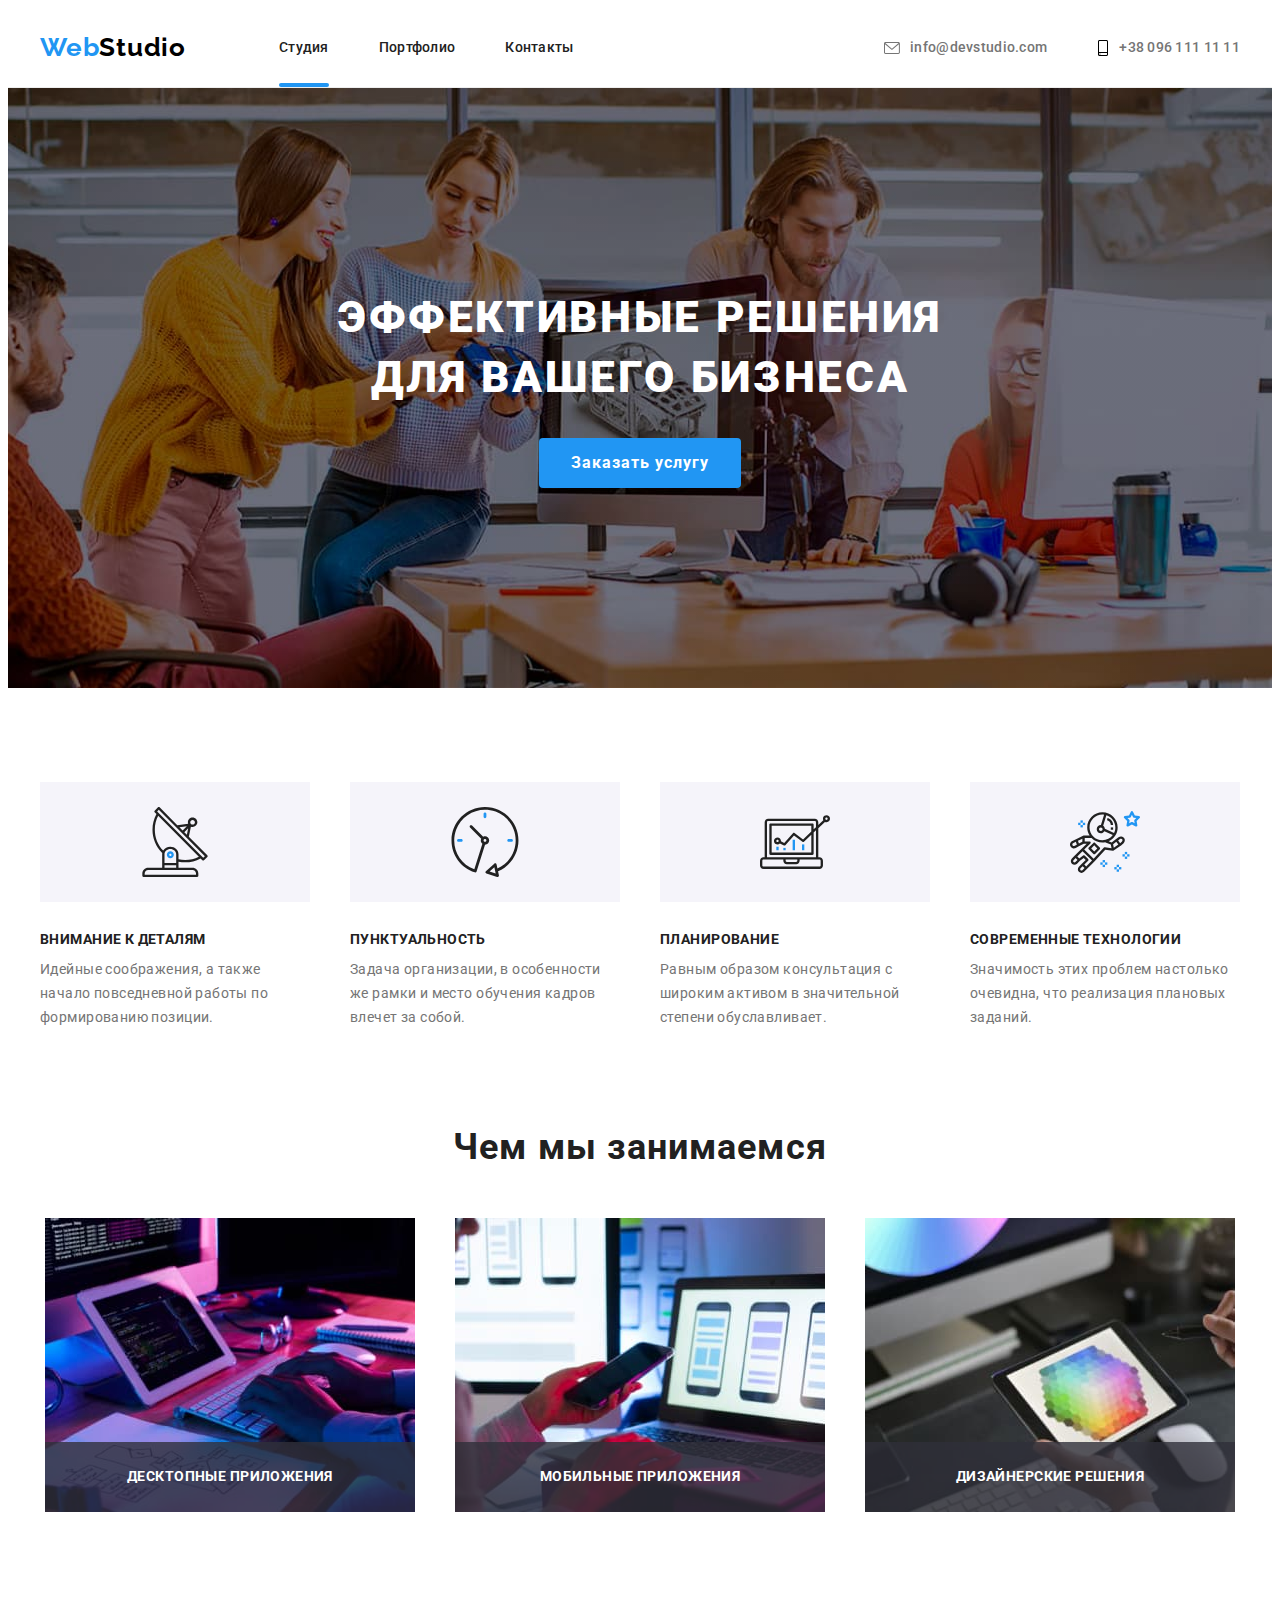
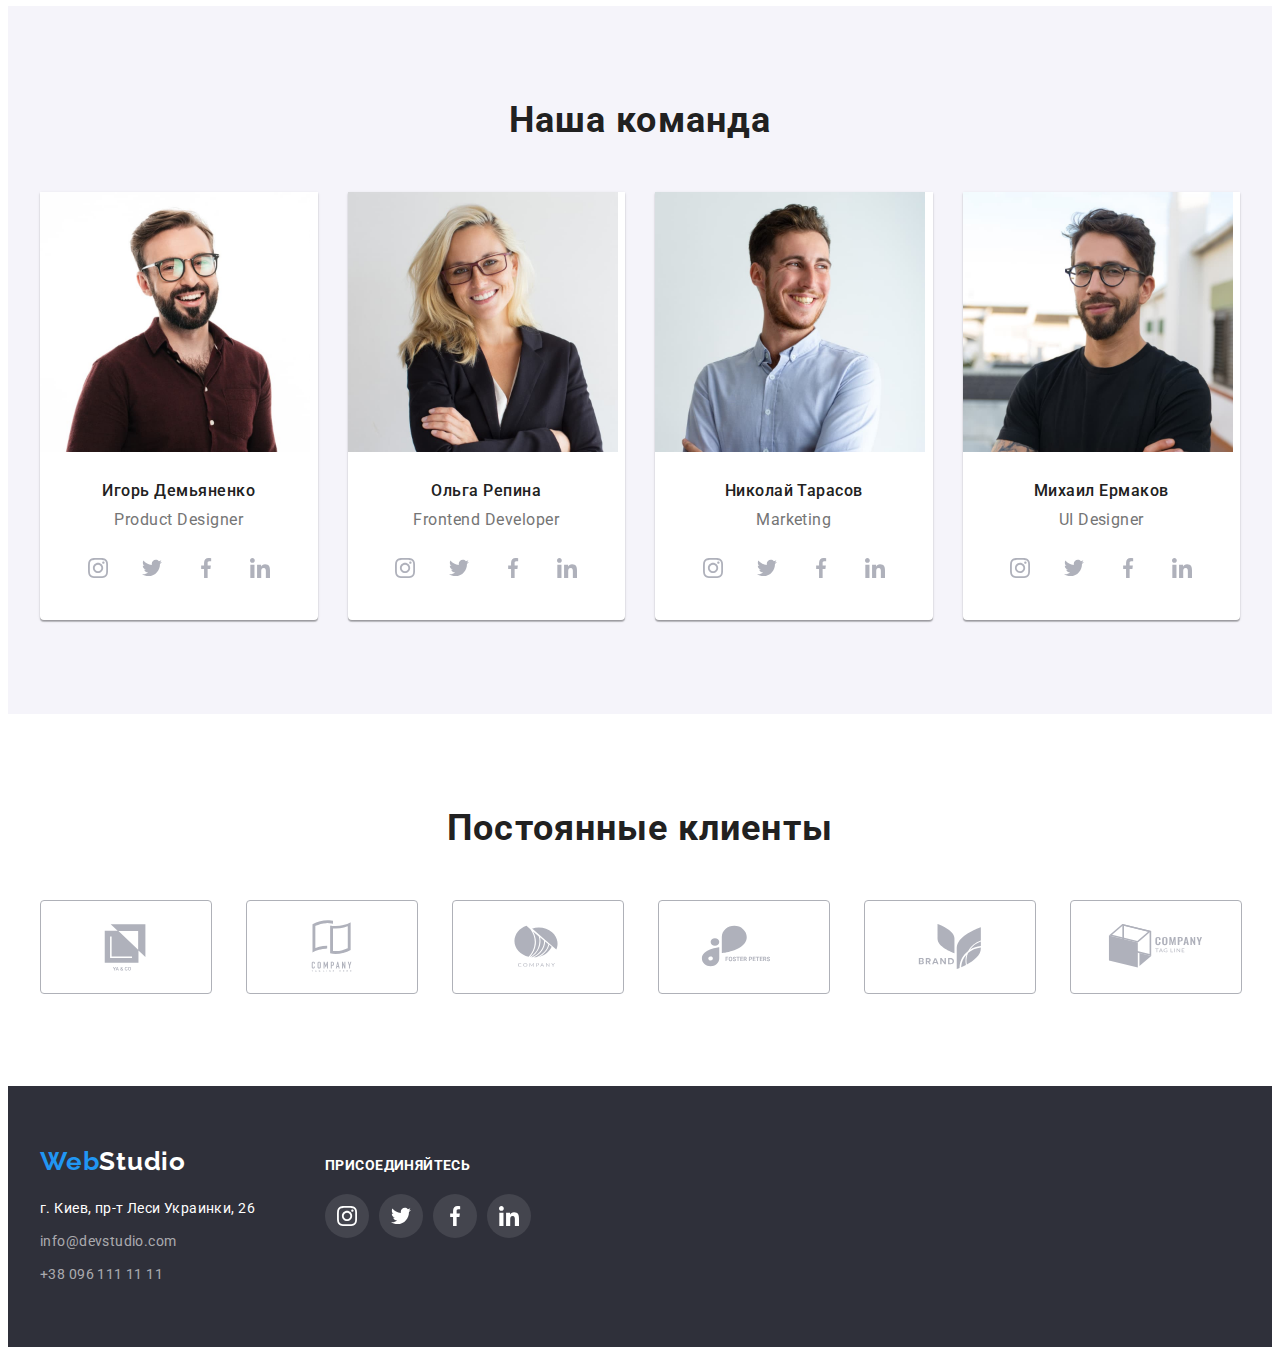
<file: index.html>
<!DOCTYPE html>
<html lang="ru">

<head>
    <meta charset="UTF-8">
    <meta http-equiv="X-UA-Compatible" content="IE=edge">
    <meta name="viewport" content="width=device-width, initial-scale=1.0">
    <title>WebStudio</title>
    <link rel="preconnect" href="https://fonts.googleapis.com">
    <link rel="preconnect" href="https://fonts.gstatic.com" crossorigin>
    <link href="https://fonts.googleapis.com/css2?family=Raleway:wght@700&family=Roboto:wght@400;500;700;900&display=swap"
        rel="stylesheet">
    <link rel="stylesheet" href="https://cdnjs.cloudflare.com/ajax/libs/modern-normalize/1.1.0/modern-normalize.min.css"
            integrity="sha512-wpPYUAdjBVSE4KJnH1VR1HeZfpl1ub8YT/NKx4PuQ5NmX2tKuGu6U/JRp5y+Y8XG2tV+wKQpNHVUX03MfMFn9Q=="
            crossorigin="anonymous" referrerpolicy="no-referrer" />
    <link rel="stylesheet" href="./css/styles.css">
</head>
<body>

    <!-- Шапка -->
    <header class="header">
        <div class="container header-container">
            <nav class="navigation">
                <a class="logo link" lang="en" href="./index.html"> <span class="logo-web">Web</span>Studio</a>
                <ul class="nav-list"> 
                    <li class="nav-list-item">
                        <a class="nav-contacts link current" href="./index.html">Студия</a>
                    </li>
                    <li class="nav-list-item">
                        <a class="nav-contacts link" href="./portfolio.html">Портфолио</a>
                    </li>
                    <li class="nav-list-item">
                        <a class="nav-contacts link" href="">Контакты</a>
                    </li>
                </ul>
            </nav>
                <ul class="nav-list nav-title">
                    <li class="icon-post">
                        <a class="nav-list-mail link" href="mailto:info@devstudio.com">
                            <svg class="icon-mail" width="16" height="12">
                                <use href="./images/sprite.svg#icon-mail"></use>
                            </svg>info@devstudio.com
                        </a>                                                                     
                    </li>
                    <li class="icon-phone">
                        <a class="nav-list-tel link" href="tel:+380961111111">
                            <svg class="icon-tel" width="12" height="16">
                                <use href="./images/sprite.svg#icon-tel"></use>
                            </svg>+38 096 111 11 11
                        </a>                        
                    </li>
                </ul>
        </div>
    </header>
    <main>
        <section class="hero">
            <div class="container hero-list">
                <h1 class="main-title">Эффективные решения для вашего бизнеса</h1>
                <button class="btn" type="button" data-modal-open>Заказать услугу</button>
            </div>            
        </section>
<!-- Наши преимущества -->
        <section class="section">
            <div class="container">
                <h2 class="visually-hidden">Наши преимущества</h2>
                <ul class="advantages-list list">
                    <li>
                        <div class="advantage-background">
                            <svg class="icon-advantages" width="70" height="70">
                                <use href="./images/sprite.svg#icon-antenna"></use>
                            </svg>
                        </div>
                        <h3 class="advantages">Внимание к деталям</h3>
                        <p class="advantage-text">Идейные соображения, а также начало повседневной работы по формированию позиции.</p>
                    </li>
                    <li>
                        <div class="advantage-background">
                            <svg class="icon-advantages" width="70" height="70">
                                <use href="./images/sprite.svg#icon-clock"></use>
                            </svg>
                        </div>
                        <h3 class="advantages">Пунктуальность</h3>
                        <p class="advantage-text">Задача организации, в особенности же рамки и место обучения кадров влечет за собой.</p>
                    </li>
                    <li>
                        <div class="advantage-background">
                            <svg class="icon-advantages" width="70" height="70">
                                <use href="./images/sprite.svg#icon-diagram"></use>
                            </svg>
                        </div>
                        <h3 class="advantages">Планирование</h3>
                        <p class="advantage-text">Равным образом консультация с широким активом в значительной степени обуславливает.</p>
                    </li>
                    <li>
                        <div class="advantage-background">
                            <svg class="icon-advantages" width="70" height="70">
                                <use href="./images/sprite.svg#icon-astronaut"></use>
                            </svg>
                        </div>
                        <h3 class="advantages">Современные технологии</h3>
                        <p class="advantage-text">Значимость этих проблем настолько очевидна, что реализация плановых заданий.</p>
                    </li>
                </ul>
            </div>
        </section>
<!-- Чем мы занимаемся -->
        <section class="section work-section">
            <div class="container">
                <h2 class="secondary-title">Чем мы занимаемся</h2>
                <ul class="list we-do">
                    <li class="images">                       
                        <img src="./images/image-1.jpg" alt="worker at the desk" width="370" height="294">
                        <p class="title-label">Десктопные приложения</p>                       
                    </li>
                    <li class="images">
                        <img src="./images/image-2.jpg" alt="worker at laptop" width="370" height="294">
                        <p class="title-label">Мобильные приложения</p>
                    </li>
                    <li class="images">
                        <img src="./images/image-3.jpg" alt="tablet on hand" width="370" height="294">
                        <p class="title-label">Дизайнерские решения</p>
                    </li>
                </ul>
            </div>
        </section>
<!-- Наша команда -->
        <section class="command section">
            <div class="container">
                <h2 class="secondary-title">Наша команда</h2>
                <ul class="list our-team">
                    <li class="image">
                        <img src="./images/master1.jpg" alt="Ihor" width="270" height="260" />
                        <div class="worker-names">
                            <h3 class="worker-title">Игорь Демьяненко</h3>
                            <p class="worker-position">Product Designer</p>
                            <ul class="social-icons list">
                                <li class="soc-icons-list">
                                    <a class="social-list-link" href="">
                                        <svg class="social-list-icon" width="20" height="20">
                                            <use href="./images/sprite.svg#instagram"></use>
                                        </svg>
                                    </a>
                                </li>
                                <li class="soc-icons-list">
                                    <a class="social-list-link" href="">
                                        <svg class="social-list-icon" width="20" height="20">
                                            <use href="./images/sprite.svg#twitter"></use>
                                        </svg>
                                    </a>
                                </li>
                                <li class="soc-icons-list">
                                    <a class="social-list-link" href="">
                                        <svg class="social-list-icon" width="20" height="20">
                                            <use href="./images/sprite.svg#facebook"></use>
                                        </svg>
                                    </a>
                                </li>
                                <li class="soc-icons-list">
                                    <a class="social-list-link" href="">
                                        <svg class="social-list-icon" width="20" height="20">
                                            <use href="./images/sprite.svg#linkedin"></use>
                                        </svg>
                                    </a>
                                </li>
                            </ul>                                                           
                        </div>
                    </li>
                    <li class="image">
                        <img src="./images/master2.jpg" alt="Olga" width="270" height="260" />
                        <div class="worker-names">
                            <h3 class="worker-title">Ольга Репина</h3>
                            <p class="worker-position">Frontend Developer</p>
                            <ul class="social-icons list">
                               <li class="soc-icons-list">
                                    <a class="social-list-link" href="">
                                        <svg class="social-list-icon" width="20" height="20">
                                            <use href="./images/sprite.svg#instagram"></use>
                                        </svg>
                                    </a>
                                </li>
                                <li class="soc-icons-list">
                                    <a class="social-list-link" href="">
                                        <svg class="social-list-icon" width="20" height="20">
                                            <use href="./images/sprite.svg#twitter"></use>
                                        </svg>
                                    </a>
                                </li>
                                <li class="soc-icons-list">
                                    <a class="social-list-link" href="">
                                        <svg class="social-list-icon" width="20" height="20">
                                            <use href="./images/sprite.svg#facebook"></use>
                                        </svg>
                                    </a>
                                </li>
                                <li class="soc-icons-list">
                                    <a class="social-list-link" href="">
                                        <svg class="social-list-icon" width="20" height="20">
                                            <use href="./images/sprite.svg#linkedin"></use>
                                        </svg>
                                    </a>
                                </li>
                            </ul>
                        </div>
                    </li>
                    <li class="image">
                        <img src="./images/master3.jpg" alt="Nikolay" width="270" height="260" />
                        <div class="worker-names">
                            <h3 class="worker-title">Николай Тарасов</h3>
                            <p class="worker-position">Marketing</p>
                            <ul class="social-icons list">
                                <li class="soc-icons-list">
                                    <a class="social-list-link" href="">
                                        <svg class="social-list-icon" width="20" height="20">
                                            <use href="./images/sprite.svg#instagram"></use>
                                        </svg>
                                    </a>
                                </li>
                                <li class="soc-icons-list">
                                    <a class="social-list-link" href="">
                                        <svg class="social-list-icon" width="20" height="20">
                                            <use href="./images/sprite.svg#twitter"></use>
                                        </svg>
                                    </a>
                                </li>
                                <li class="soc-icons-list">
                                    <a class="social-list-link" href="">
                                        <svg class="social-list-icon" width="20" height="20">
                                            <use href="./images/sprite.svg#facebook"></use>
                                        </svg>
                                    </a>
                                </li>
                                <li class="soc-icons-list">
                                    <a class="social-list-link" href="">
                                        <svg class="social-list-icon" width="20" height="20">
                                            <use href="./images/sprite.svg#linkedin"></use>
                                        </svg>
                                    </a>
                                </li>
                            </ul>
                        </div>
                    </li>
                    <li class="image">
                        <img src="./images/master4.jpg" alt="Mihail" width="270" height="260" />
                        <div class="worker-names">
                            <h3 class="worker-title">Михаил Ермаков</h3>
                            <p class="worker-position">UI Designer</p>
                            <ul class="social-icons list">
                                <li class="soc-icons-list">
                                    <a class="social-list-link" href="">
                                        <svg class="social-list-icon" width="20" height="20">
                                            <use href="./images/sprite.svg#instagram"></use>
                                        </svg>
                                    </a>
                                </li>
                                <li class="soc-icons-list">
                                    <a class="social-list-link" href="">
                                        <svg class="social-list-icon" width="20" height="20">
                                            <use href="./images/sprite.svg#twitter"></use>
                                        </svg>
                                    </a>
                                </li>
                                <li class="soc-icons-list">
                                    <a class="social-list-link" href="">
                                        <svg class="social-list-icon" width="20" height="20">
                                            <use href="./images/sprite.svg#facebook"></use>
                                        </svg>
                                    </a>
                                </li>
                                <li class="soc-icons-list">
                                    <a class="social-list-link" href="">
                                        <svg class="social-list-icon" width="20" height="20">
                                            <use href="./images/sprite.svg#linkedin"></use>
                                        </svg>
                                    </a>
                                </li>
                            </ul>
                        </div>
                    </li>
                </ul>
            </div>
        </section>
<!-- Наши клиенты -->
        <section class="section">
            <div class="container">
                <h2 class="secondary-title">Постоянные клиенты</h2>
                    <ul class="clients list">
                        <li class="client-icon-list">
                            <a class="clients-icon-link link" href="https://www.google.com.ua">
                                <svg class="client-icon" width="106" height="60">
                                    <use href="./images/sprite.svg#icon-logo"></use>
                                </svg>
                            </a>
                        </li>
                        <li class="client-icon-list">
                            <a class="clients-icon-link" href="">
                                <svg class="client-icon" width="106" height="60">
                                    <use href="./images/sprite.svg#icon-logo-1"></use>
                                </svg>
                            </a>
                        </li>
                        <li class="client-icon-list">
                            <a class="clients-icon-link" href="">
                                <svg class="client-icon" width="106" height="60">
                                    <use href="./images/sprite.svg#icon-logo-2"></use>
                                </svg>
                            </a>
                        </li>
                        <li class="client-icon-list">
                            <a class="clients-icon-link" href="">
                                <svg class="client-icon" width="106" height="60">
                                    <use href="./images/sprite.svg#icon-logo-3"></use>
                                </svg>
                            </a>
                        </li>
                        <li class="client-icon-list">
                            <a class="clients-icon-link" href="">
                                <svg class="client-icon" width="106" height="60">
                                    <use href="./images/sprite.svg#icon-logo-4"></use>
                                </svg>
                            </a>
                        </li>
                        <li class="client-icon-list">
                            <a class="clients-icon-link" href="">
                                <svg class="client-icon" width="106" height="60">
                                    <use href="./images/sprite.svg#icon-logo-5"></use>
                                </svg>
                            </a>
                        </li>
                    </ul>
            </div>
        </section>
    </main>
<!-- Футер -->
    <footer class="footer">
        <div class="footer-container container">
            <div>
            <a class="logo-f" lang="en"> <span class="logo-web">Web</span><span class="logo-s">Studio</span></a>
            <address class="adre">
                <ul class="contacts list-f">
                    <li>
                        <a href="https://goo.gl/maps/ViY8MvTfZeBaugTC6" class="adress link" target="_blank">
                            г. Киев, пр-т Леси Украинки, 26</a>
                    </li>
                    <li class="footer-nav">
                        <a class="nav-list-f link" href="mailto:info@devstudio.com">info@devstudio.com</a>
                    </li>
                    <li class="footer-nav">
                        <a class="nav-list-f link" href="tel:+380961111111">+38 096 111 11 11</a>
                    </li>
                </ul>
            </address>
            </div>
           <div class="invitation">
            <h3 class="footer-invitation">Присоединяйтесь</h3>
            <ul class="invitation-icons list">
                <li class="soc-icons-f">
                    <a class="invitation-list-link" href="">
                        <svg class="invitation-list-icon" width="20" height="20">
                            <use href="./images/sprite.svg#instagram"></use>
                        </svg>
                    </a>
                </li>
                <li class="soc-icons-f">
                    <a class="invitation-list-link" href="">
                        <svg class="invitation-list-icon" width="20" height="20">
                            <use href="./images/sprite.svg#twitter"></use>
                        </svg>
                    </a>
                </li>
                <li class="soc-icons-f">
                    <a class="invitation-list-link" href="">
                        <svg class="invitation-list-icon" width="20" height="20">
                            <use href="./images/sprite.svg#facebook"></use>
                        </svg>
                    </a>
                </li>
                <li class="soc-icons-f">
                    <a class="invitation-list-link" href="">
                        <svg class="invitation-list-icon" width="20" height="20">
                            <use href="./images/sprite.svg#linkedin"></use>
                        </svg>
                    </a>
                </li>
            </ul>
           </div>
        </div>        
    </footer>    
<!-- Бекдроп -->
    <div class="backdrop is-hidden" data-modal>
        <div class="modal">
            <button type="button" class="modal-close-btn" data-modal-close>
                <svg class="modal-close-icon" width="18" height="18">
                    <use href="./images/sprite.svg#close-icon"></use>
                </svg>
            </button>
        </div>
    </div>

    <script src="./js/modal.js"></script>
</body>

</html>
</file>
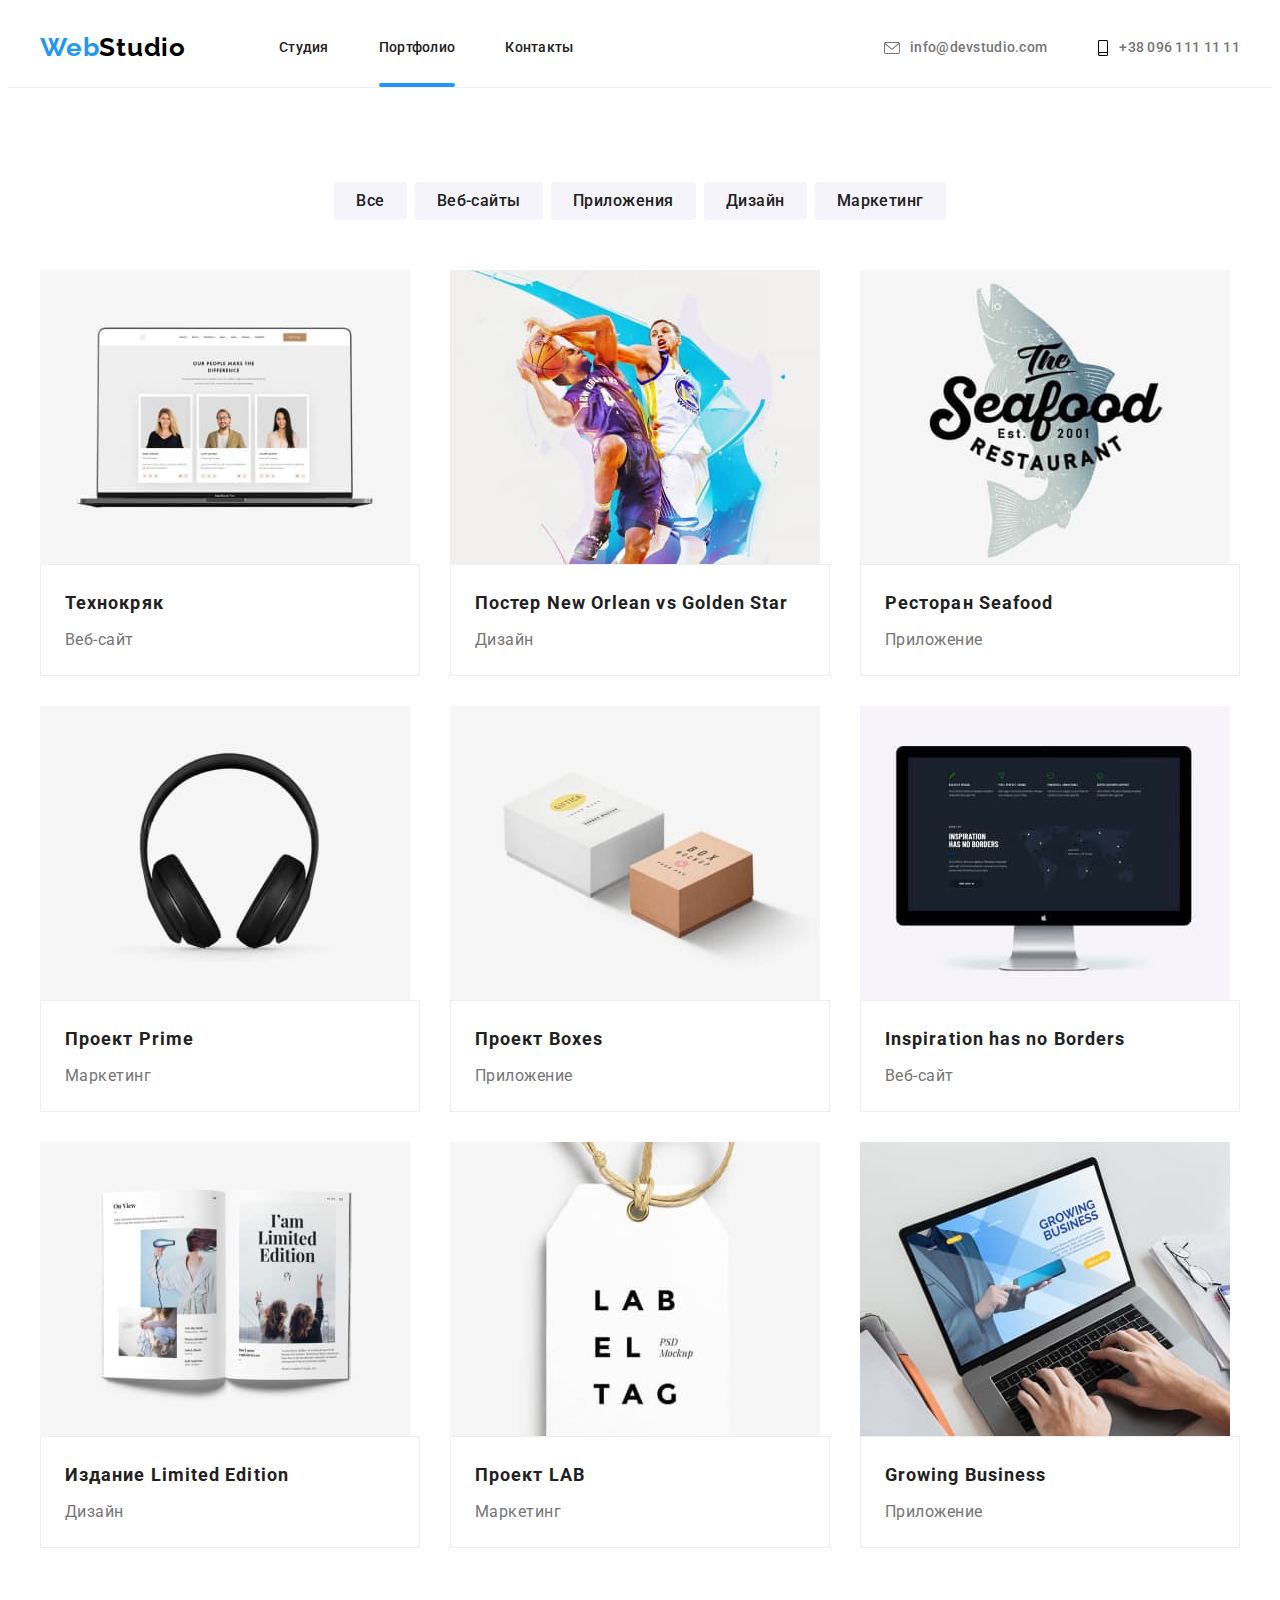
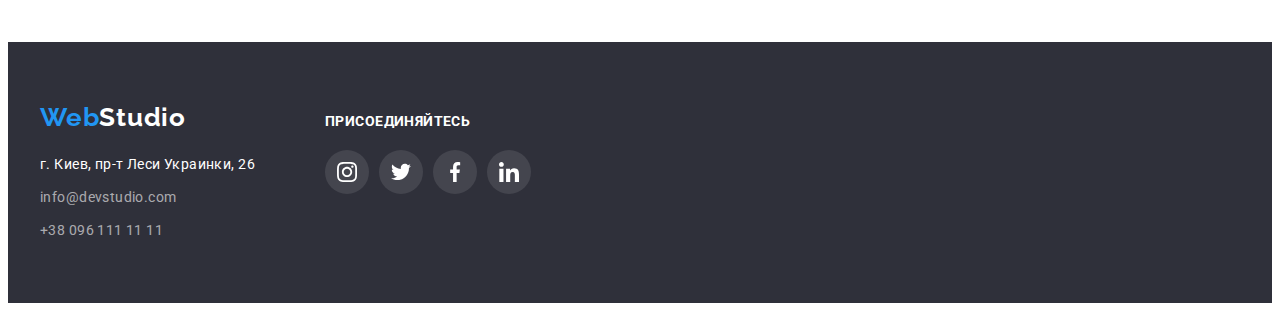
<file: portfolio.html>
<!DOCTYPE html>
<html lang="ru">
<head>
    <meta charset="UTF-8">
    <meta http-equiv="X-UA-Compatible" content="IE=edge">
    <meta name="viewport" content="width=device-width, initial-scale=1.0">
    <title>Portfolio</title>
    <link rel="preconnect" href="https://fonts.googleapis.com">
    <link rel="preconnect" href="https://fonts.gstatic.com" crossorigin>
    <link
        href="https://fonts.googleapis.com/css2?family=Raleway:wght@700&family=Roboto:wght@400;500;700;900&display=swap"
        rel="stylesheet">
    <link rel="stylesheet" href="https://cdnjs.cloudflare.com/ajax/libs/modern-normalize/1.1.0/modern-normalize.min.css"
        integrity="sha512-wpPYUAdjBVSE4KJnH1VR1HeZfpl1ub8YT/NKx4PuQ5NmX2tKuGu6U/JRp5y+Y8XG2tV+wKQpNHVUX03MfMFn9Q=="
        crossorigin="anonymous" referrerpolicy="no-referrer" />
    <link rel="stylesheet" href="./css/styles.css">
</head>

<body>
    <!-- Шапка -->
<header class="header">
    <div class="container header-container">
        <nav class="navigation">
            <a class="logo link" lang="en" href="./index.html"> <span class="logo-web">Web</span>Studio</a>
            <ul class="nav-list">
                <li class="nav-list-item">
                    <a class="nav-contacts link" href="./index.html">Студия</a>
                </li>
                <li class="nav-list-item">
                    <a class="nav-contacts link current" href="./portfolio.html">Портфолио</a>
                </li>
                <li class="nav-list-item">
                    <a class="nav-contacts link" href="">Контакты</a>
                </li>
            </ul>
        </nav>
        <ul class="nav-list nav-title">
            <li class="icon-post">
                <a class="nav-list-mail link" href="mailto:info@devstudio.com">
                    <svg class="icon-mail" width="16" height="12">
                        <use href="./images/sprite.svg#icon-mail"></use>
                    </svg>info@devstudio.com
                </a>
                <!-- <a class="nav-list-mail link" href="mailto:info@devstudio.com">info@devstudio.com</a> стара версія запису пошти-->
            </li>
            <li class="icon-phone">
                <a class="nav-list-tel link" href="tel:+380961111111">
                    <svg class="icon-tel" width="12" height="16">
                        <use href="./images/sprite.svg#icon-tel"></use>
                    </svg>+38 096 111 11 11
                </a>
                <!-- <a class="nav-list link" href="tel:+380961111111">+38 096 111 11 11</a> стара версія запису телефону-->
            </li>
        </ul>
    </div>
</header>
    <main>
        <section class="section">
            <div class="container">
                <h1 class="visually-hidden">НАШИ ВОЗМОЖНОСТИ</h1>
                <ul class="button-list">
                    <li class="list-p"><button class="btn-p" type="button">Все</button></li>
                    <li class="list-p"><button class="btn-p" type="button">Веб-сайты</button></li>
                    <li class="list-p"><button class="btn-p" type="button">Приложения</button></li>
                    <li class="list-p"><button class="btn-p" type="button">Дизайн</button></li>
                    <li class="list-p"><button class="btn-p" type="button">Маркетинг</button></li>
                </ul> 
                    <ul class="list work-images">
                        <li class="main-work">
                            <a class="main-work-link link" href="">
                                <div class="work-image">
                                    <img src="./images/work-1.jpg" alt="notebook" width="370" height="294">
                                    <p class="overlay">Ресурс предлагает комплексные предложения с разным уровнем функционала и сервисов. Все это позволит
                                        посетителю получить исчерпывающие сведения о компании или частном лице.</p>
                                </div>                                
                                <div class="work-variants">
                                    <h2 class="work-list">Технокряк</h2>
                                    <p class="work-type">Веб-сайт</p>
                                </div>                            
                            </a>
                        </li>
                        <li class="main-work">
                            <a class="main-work-link link" href="">
                                <div class="work-image">
                                    <img src="./images/work-2.jpg" alt="basketball players" width="370" height="294">
                                    <p class="overlay">Ресурс предлагает комплексные предложения с разным уровнем функционала и сервисов. Все это позволит
                                    посетителю получить исчерпывающие сведения о компании или частном лице.</p>
                                </div>
                                <div class="work-variants">
                                    <h2 class="work-list">Постер <span lang="en">New Orlean vs Golden Star</span></h2>
                                    <p class="work-type">Дизайн</p>
                                </div>
                            </a>
                        </li>
                        <li class="main-work">
                            <a class="main-work-link link" href="">
                                <div class="work-image">
                                    <img src="./images/work-3.jpg" alt="fish with title" width="370" height="294">
                                    <p class="overlay">Ресурс предлагает комплексные предложения с разным уровнем функционала и сервисов. Все это позволит
                                    посетителю получить исчерпывающие сведения о компании или частном лице.</p>
                                </div>
                                <div class="work-variants">
                                    <h2 class="work-list">Ресторан <span lang="en">Seafood</span></h2>
                                    <p class="work-type">Приложение</p>
                                </div>
                            </a>
                        </li>
                        <li class="main-work">
                            <a class="main-work-link link" href="">
                                <div class="work-image">
                                    <img src="./images/work-4.jpg" alt="headphones" width="370" height="294">
                                    <p class="overlay">Ресурс предлагает комплексные предложения с разным уровнем функционала и сервисов. Все это позволит
                                    посетителю получить исчерпывающие сведения о компании или частном лице.</p>
                                </div>
                                <div class="work-variants">
                                    <h2 class="work-list">Проект <span lang="en">Prime</span></h2>
                                    <p class="work-type">Маркетинг</p>
                                </div>
                            </a>
                        </li>
                        <li class="main-work">
                            <a class="main-work-link link" href="">
                                <div class="work-image">
                                    <img src="./images/work-5.jpg" alt="two boxes" width="370" height="294">
                                    <p class="overlay">Ресурс предлагает комплексные предложения с разным уровнем функционала и сервисов. Все это позволит
                                    посетителю получить исчерпывающие сведения о компании или частном лице.</p>
                                </div>                                    
                                <div class="work-variants">
                                    <h2 class="work-list">Проект <span lang="en">Boxes</span></h2>
                                    <p class="work-type">Приложение</p>
                                </div>
                            </a>
                        </li>
                        <li class="main-work">
                            <a class="main-work-link link" href="">
                                <div class="work-image">
                                    <img src="./images/work-6.jpg" alt="monitor" width="370" height="294">
                                    <p class="overlay">Ресурс предлагает комплексные предложения с разным уровнем функционала и сервисов. Все это позволит
                                    посетителю получить исчерпывающие сведения о компании или частном лице.</p>
                                </div>
                                <div class="work-variants">
                                    <h2 class="work-list"><span lang="en">Inspiration has no Borders</span></h2>
                                    <p class="work-type">Веб-сайт</p>
                                </div>
                            </a>
                        </li>
                        <li class="main-work">
                            <a class="main-work-link link" href="">
                                <div class="work-image">
                                    <img src="./images/work-7.jpg" alt="open book" width="370" height="294">
                                    <p class="overlay">Ресурс предлагает комплексные предложения с разным уровнем функционала и сервисов. Все это позволит
                                    посетителю получить исчерпывающие сведения о компании или частном лице.</p>
                                </div>                                    
                                <div class="work-variants">
                                    <h2 class="work-list">Издание <span lang="en">Limited Edition</span></h2>
                                    <p class="work-type">Дизайн</p>
                                </div>
                            </a>
                        </li>
                        <li class="main-work">
                            <a class="main-work-link link" href="">
                                <div class="work-image">
                                    <img src="./images/work-8.jpg" alt="label" width="370" height="294">
                                    <p class="overlay">Ресурс предлагает комплексные предложения с разным уровнем функционала и сервисов. Все это позволит
                                    посетителю получить исчерпывающие сведения о компании или частном лице.</p>
                                </div>                                    
                                <div class="work-variants">
                                    <h2 class="work-list">Проект <span lang="en">LAB</span></h2>
                                    <p class="work-type">Маркетинг</p>
                                </div>
                            </a>
                        </li>
                        <li class="main-work">
                            <a class="main-work-link link" href="">
                                <div class="work-image">
                                    <img src="./images/work-9.jpg" alt="work with notebook" width="370" height="294">
                                    <p class="overlay">Ресурс предлагает комплексные предложения с разным уровнем функционала и сервисов. Все это позволит
                                    посетителю получить исчерпывающие сведения о компании или частном лице.</p>
                                </div>                                    
                                <div class="work-variants">
                                    <h2 class="work-list"><span lang="en">Growing Business</span></h2>
                                    <p class="work-type">Приложение</p>
                                </div>
                            </a>
                        </li>
                    </ul>                
            </div>
        </section>
    </main>

<!-- Футер -->

    <footer class="footer">
        <div class="footer-container container">
            <div>
                <a class="logo-f" lang="en"> <span class="logo-web">Web</span><span class="logo-s">Studio</span></a>
                <address class="adre">
                    <ul class="contacts list-f">
                        <li>
                            <a href="https://goo.gl/maps/ViY8MvTfZeBaugTC6" class="adress link" target="_blank">
                                г. Киев, пр-т Леси Украинки, 26</a>
                        </li>
                        <li class="footer-nav">
                            <a class="nav-list-f link" href="mailto:info@devstudio.com">info@devstudio.com</a>
                        </li>
                        <li class="footer-nav">
                            <a class="nav-list-f link" href="tel:+380961111111">+38 096 111 11 11</a>
                        </li>
                    </ul>
                </address>
            </div>
            <div class="invitation">
                <h3 class="footer-invitation">Присоединяйтесь</h3>
                <ul class="invitation-icons list">
                    <li class="soc-icons-f">
                        <a class="invitation-list-link" href="">
                            <svg class="invitation-list-icon" width="20" height="20">
                                <use href="./images/sprite.svg#instagram"></use>
                            </svg>
                        </a>
                    </li>
                    <li class="soc-icons-f">
                        <a class="invitation-list-link" href="">
                            <svg class="invitation-list-icon" width="20" height="20">
                                <use href="./images/sprite.svg#twitter"></use>
                            </svg>
                        </a>
                    </li>
                    <li class="soc-icons-f">
                        <a class="invitation-list-link" href="">
                            <svg class="invitation-list-icon" width="20" height="20">
                                <use href="./images/sprite.svg#facebook"></use>
                            </svg>
                        </a>
                    </li>
                    <li class="soc-icons-f">
                        <a class="invitation-list-link" href="">
                            <svg class="invitation-list-icon" width="20" height="20">
                                <use href="./images/sprite.svg#linkedin"></use>
                            </svg>
                        </a>
                    </li>
                </ul>
            </div>
        </div>
    
    </footer>
</body>
</html>
</file>
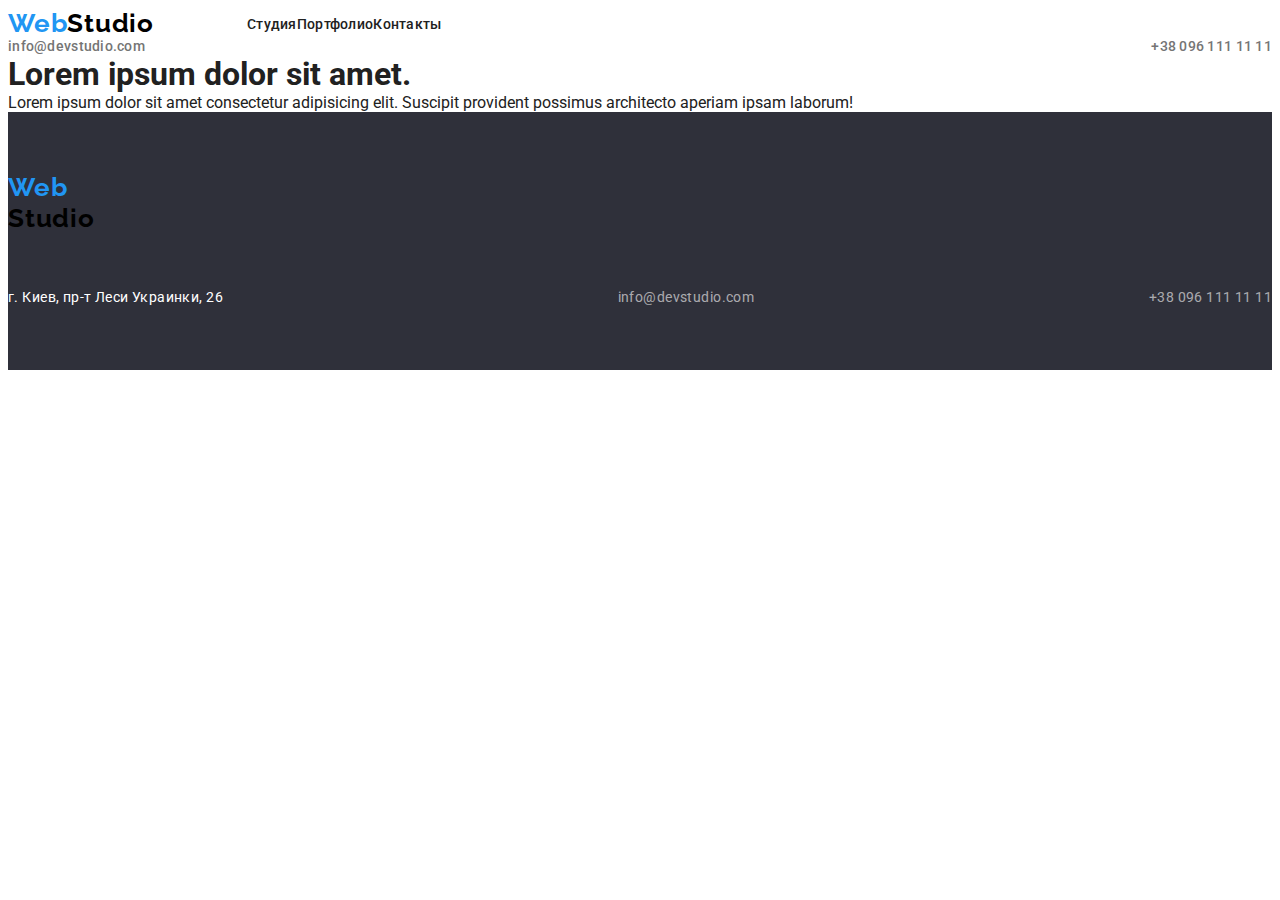
<file: studio.html>
<!DOCTYPE html>
<html lang="ru">

<head>
    <meta charset="UTF-8">
    <meta http-equiv="X-UA-Compatible" content="IE=edge">
    <meta name="viewport" content="width=device-width, initial-scale=1.0">
    <title>WebStudio</title>
    <link rel="preconnect" href="https://fonts.googleapis.com">
    <link rel="preconnect" href="https://fonts.gstatic.com" crossorigin>
    <link href="https://fonts.googleapis.com/css2?family=Raleway:wght@700&family=Roboto:wght@400;500;700;900&display=swap"
        rel="stylesheet">
    <link rel="stylesheet" href="./css/styles.css">
</head>

<body>
    <header>
<!-- Шапка -->
        <nav class="navigation">
            <a class="logo link" lang="en"> <span class="logo-web">Web</span>Studio</a>
            <ul class="list">
                <li>
                    <a class="nav-contacts link" href="./studio.html">Студия</a>
                </li>
                <li>
                    <a class="nav-contacts link" href="./portfolio.html">Портфолио</a>
                </li>
                <li>
                    <a class="nav-contacts link">Контакты</a>
                </li>
            </ul>
        </nav>
        <ul class="contacts list">
            <li>
                <a class="nav-list link" href="mailto:info@devstudio.com">info@devstudio.com</a>
            </li>
            <li>
                <a class="nav-list link" href="tel:+380961111111">+38 096 111 11 11</a>
            </li>
        </ul>
    </header>
    <main>
        <h1>Lorem ipsum dolor sit amet.</h1>
        <p>Lorem ipsum dolor sit amet consectetur adipisicing elit. 
            Suscipit provident possimus architecto aperiam ipsam laborum!
        </p>
    </main>
<footer class="footer">
    <a class="logo" lang="en"> <span class="logo-web">Web</span><span class="logo-f">Studio</span></a>
    <address class="adr">
        <ul class="contacts list">
            <li>
                <a href="https://goo.gl/maps/ViY8MvTfZeBaugTC6" class="adress link" target="_blank">
                    г. Киев, пр-т Леси Украинки, 26</a>
            </li>
            <li>
                <a class="nav-list-f link" href="mailto:info@devstudio.com">info@devstudio.com</a>
            </li>
            <li>
                <a class="nav-list-f link" href="tel:+380961111111">+38 096 111 11 11</a>
            </li>
        </ul>
    </address>
</footer>
</body>

</html>
</file>
<file: css/styles.css>
:root {
  --basic-title: 'Roboto', sans-serif;
  --accent-color: #2196f3;
  --logo-color: #000000;
  --main-color: #212121;
  --secondary-color: #757575;
  --light-color: #ffffff;
  --background-color-comand: #f5f4fa;
  --background-color-hero: #c4c4c4;
  --social-icon-color: #afb1bb;
}

.list {
  list-style: none;
  display: flex;
  justify-content: space-between;
}

.image {
  background-color: var(--light-color);
}

.link {
  text-decoration: none;
  transition: color 250ms cubic-bezier(0.4, 0, 0.2, 1);
}
body {
  font-family: var(--basic-title);
  color: var(--main-color);
}

h1,
h2,
h3,
p {
  margin-top: 0;
  margin-bottom: 0;
}

ul,
ol {
  margin-top: 0;
  margin-bottom: 0;
  padding-left: 0;
}

img {
  max-width: 100%;
  display: block;
  height: auto;
}

address {
  font-style: normal;
}

.container {
  width: 1200px;
  padding-left: 15px;
  padding-right: 15px;
  margin-left: auto;
  margin-right: auto;
}

.section {
  padding-top: 94px;
  padding-bottom: 94px;
}

/* ============= Шапка =========== */

.header {
  padding-top: 24px;
  padding-bottom: 24px;
  border-bottom: 1px solid #eeeeee;
}

.header-container {
  display: flex;
  align-items: center;
}

.logo-web {
  color: var(--accent-color);
}

.logo {
  font-family: 'Raleway', sans-serif;
  font-weight: 700;
  font-size: 26px;
  line-height: 1.2;
  letter-spacing: 0.03em;
  color: var(--logo-color);

  margin-right: 93px;
}

.logo-f {
  font-family: 'Raleway', sans-serif;
  font-weight: 700;
  font-size: 26px;
  line-height: 1.2;
  letter-spacing: 0.03em;
  color: var(--logo-color);
}

.navigation {
  display: flex;
  align-items: center;
}

.nav-list-item:not(:last-child) {
  margin-right: 50px;
}

.nav-contacts {
  font-family: Roboto;
  font-weight: 500;
  font-size: 14px;
  line-height: 1.14;
  letter-spacing: 0.02em;
  color: var(--main-color);
  position: relative;
}

.nav-contacts.current::after {
  content: "";
  width: 100%;
  position: absolute;
  height: 4px;
  border-radius: 2px;
  bottom: -32px;
  left: 0;
  display: block;
  background-color: var(--accent-color);
}

.nav-list,
.nav-list-tel,
.nav-list-mail {
  list-style: none;
  font-family: var(--basic-title);
  font-weight: 500;
  font-size: 14px;
  line-height: 1.14;
  letter-spacing: 0.02em;
  color: var(--secondary-color);
  display: flex;
  align-items: center;
}

.nav-title {
  display: flex;
  margin-left: auto;
}

.nav-list-tel:hover,
.nav-list-tel:focus,
.nav-contacts:hover,
.nav-contacts:focus,
.nav-list-f:hover,
.nav-list-f:focus,
.adress:hover,
.address:focus,
.nav-list-mail:hover,
.nav-list-mail:focus {
  color: var(--accent-color);
  fill: var(--accent-color);
}

.icon-post,
.icon-phone:not(:last-child) {
  display: flex;
  margin-right: 50px;
  fill: var(--secondary-color);
}

.icon-mail,
.icon-tel {
  margin-right: 10px;
  transition: fill 250ms cubic-bezier(0.4, 0, 0.2, 1);
}

.hero {
  background-image: linear-gradient(rgba(0, 0, 0, 0.2), rgba(0, 0, 0, 0.2)),
    url('../images/background-hero.jpg');
  background-size: cover;
  background-color: var(--background-color-hero);
  background-position: center;
  background-repeat: no-repeat;
  max-width: 1600px;
  margin-left: auto;
  margin-right: auto;
  padding-top: 200px;
  padding-bottom: 200px;
}

.main-title {
  font-family: var(--basic-title);
  font-weight: 900;
  font-size: 44px;
  line-height: 1.36;
  text-align: center;
  letter-spacing: 0.06em;
  text-transform: uppercase;
  color: var(--light-color);

  width: 696px;
  margin-left: auto;
  margin-right: auto;
  margin-bottom: 30px;
}

.btn {
  font-family: var(--basic-title);
  font-weight: 700;
  font-size: 16px;
  line-height: 1.87;

  display: flex;
  align-items: center;
  text-align: center;
  letter-spacing: 0.06em;
  color: var(--light-color);
  background-color: var(--accent-color);
  cursor: pointer;

  min-width: 200px;
  padding: 10px 32px;
  border-width: 0;
  border-radius: 4px;

  margin-left: auto;
  margin-right: auto;
}

/* Наши преимущества */

.advantages {
  font-family: var(--basic-title);
  font-weight: 700;
  font-size: 14px;
  line-height: 1.14;
  letter-spacing: 0.03em;
  text-transform: uppercase;
  color: var(--main-color);

  margin-bottom: 10px;
  margin-top: 30px;
}

.icon-advantages {
  display: flex;
}

.advantage-background {
  display: flex;
  align-items: center;
  justify-content: center;
  width: 270px;
  height: 120px;
  background-color: var(--background-color-comand);
}

.advantages-list:not(:last-child) {
  margin-top: 94px;
  margin-left: 30px;
}

.advantage-text {
  font-family: var(--basic-title);
  font-weight: normal;
  font-size: 14px;
  line-height: 1.71;
  letter-spacing: 0.03em;
  text-transform: none;
  color: var(--secondary-color);

  height: 75px;
  width: 270px;
}

/* Чем мы занимаемся и наша команда */

.work-section {
  padding-top: 0;
}

.secondary-title {
  font-family: var(--basic-title);
  font-weight: 700;
  font-size: 36px;
  line-height: 1.16;
  text-align: center;
  letter-spacing: 0.03em;
  color: var(--main-color);
  margin-bottom: 50px;
}

.images {
  display: flex;
  justify-content: center;
  align-items:flex-end;
  position: relative;
}

.images > .title-label {
  position:absolute;
  width: 370px;
  height: 70px;
  background: rgba(47, 48, 58, 0.8);
  font-family: var(--basic-title);
  font-weight: 700;
  font-size: 14px;
  line-height: 1.14;
  display: flex;
  justify-content: center;
  align-items: center;
  text-align: center;
  letter-spacing: 0.03em;
  text-transform: uppercase;
  color:var(--light-color);
}

/* === Наша команда === */

.command {
  background-color: var(--background-color-comand);
}

.our-team,
.we-do {
  display: flex;
  flex-wrap: wrap;
  margin-left: -30px;
  margin-top: -30px;
}

.images {
  justify-content: center;
  margin-left: 30px;
  margin-top: 30px;
  flex-basis: calc((100% - 90px) / 3);
}

.image {
  justify-content: center;
  margin-left: 30px;
  margin-top: 30px;
  flex-basis: calc((100% - 120px) / 4);
  background-color: var(--light-color);
  box-shadow: 0px 1px 3px rgba(0, 0, 0, 0.12), 0px 1px 1px rgba(0, 0, 0, 0.14),
    0px 2px 1px rgba(0, 0, 0, 0.2);
  border-radius: 0px 0px 4px 4px;
}

.worker-title {
  font-family: var(--basic-title);
  font-weight: 500;
  font-size: 16px;
  line-height: 1.18;
  text-align: center;
  letter-spacing: 0.03em;
  color: var(--main-color);

  margin-bottom: 10px;
}

.worker-position {
  font-family: var(--basic-title);
  font-size: 16px;
  line-height: 1.18;
  text-align: center;
  letter-spacing: 0.03em;
  color: var(--secondary-color);
}

.worker-names {
  padding-top: 30px;
  padding-bottom: 30px;
}

.social-list-link {
  display: flex;
  align-items: center;
  justify-content: center;
  width: 44px;
  height: 44px;
  border-radius: 50%;
  transition: background-color 250ms cubic-bezier(0.4, 0, 0.2, 1);
}

.social-list-icon,
.client-icon {
  fill: var(--social-icon-color);
  transition: fill 250ms cubic-bezier(0.4, 0, 0.2, 1);
}

.social-list-link:hover .social-list-icon,
.social-list-link:focus .social-list-icon {
  fill: var(--light-color);
}

.social-list-link:hover,
.social-list-link:focus {
  background-color: var(--accent-color);
}

.social-icons {
  justify-content: center;
  margin-top: 16px;
}

.soc-icons-list:not(:last-child) {
  margin-right: 10px;
}

/* ====== Наши клиенты ====== */

.client-icon-list {
  width: 170px;
  height: 92px;
 }

.clients-icon-link {
  width: 100%;
  height: 100%;
  border: 1px solid #afb1b8;
  border-radius: 4px;
  color: var(--light-color);
  display: flex;
  align-items: center;
  justify-content: center;
}

.clients-icon-link:hover,
.clients-icon-link:focus {
  border: 1px solid var(--accent-color);
  fill: var(--accent-color);
}

.clients-icon-link:hover .client-icon,
.clients-icon-link:focus .client-icon {
  fill: var(--accent-color);
}

/* Футер */

.footer-container {
  align-items: baseline;
  display: flex;
}

.logo-s {
  color: var(--light-color);
}

.footer {
  display: block;
  background-color: #2f303a;
  padding-top: 60px;
  padding-bottom: 60px;
}

.logo-f {
  display: flex;
  margin-bottom: 20px;
}

.list-f {
  list-style: none;
}

.adress {
  font-family: var(--basic-title);
  font-style: normal;
  font-size: 14px;
  line-height: 1.71;
  letter-spacing: 0.03em;
  color: var(--light-color);
}

.nav-list-f {
  font-family: var(--basic-title);
  font-style: normal;
  font-size: 14px;
  line-height: 1.71;
  letter-spacing: 0.03em;
  color: rgba(255, 255, 255, 0.6);
}

.footer-nav {
  margin-top: 9px;
}

.footer-invitation {
  font-family: var(--basic-title);
  font-weight: 700;
  font-size: 14px;
  line-height: 1.14;
  letter-spacing: 0.03em;
  text-transform: uppercase;

  color: var(--light-color);
}

.invitation {
  margin-left: 70px;
}

/* Іконки соцюмереж в футері */

.invitation-icons {
  margin-top: 20px;
}

.invitation-list-link {
  display: flex;
  align-items: center;
  justify-content: center;
  width: 44px;
  height: 44px;
  border-radius: 50%;
}

.invitation-list-icon {
  fill: var(--light-color);
}

.invitation-list-link,
.invitation-list-link {
  background-color: rgba(255, 255, 255, 10%);
  transition: background-color 250ms cubic-bezier(0.4, 0, 0.2, 1);
}

.invitation-list-link:hover,
.invitation-list-link:focus {
  background-color: var(--accent-color);
}

.soc-icons-f:not(:last-child) {
  margin-right: 10px;
}

/* =========== ПОРТФОЛИО ========== */

/* Скрытый заголовок Н1 */

.visually-hidden {
  border: 0 none;
  clip: rect(0px, 0px, 0px, 0px);
  height: 1px;
  margin: -1px;
  overflow: hidden;
  padding: 0;
  position: absolute;
  width: 1px;
}

/* Кнопки сортировки работ */

.btn-p {
  font-family: var(--basic-title);
  font-weight: 500;
  font-size: 16px;
  line-height: 1.63;
  text-align: center;
  letter-spacing: 0.03em;
  color: var(--main-color);
  background-color: #f5f4fa;
  cursor: pointer;
  min-height: 38px;
  padding: 6px 22px;
  border-width: 0;
  border-radius: 4px;
  transition: color 250ms cubic-bezier(0.4, 0, 0.2, 1),
   background-color 250ms cubic-bezier(0.4, 0, 0.2, 1),
   box-shadow 250ms cubic-bezier(0.4, 0, 0.2, 1);
}

.btn-p:hover,
.btn-p:focus {
  background-color: var(--accent-color);
  color: var(--light-color);
  box-shadow: 0px 3px 1px rgba(0, 0, 0, 0.1), 0px 1px 2px rgba(0, 0, 0, 0.08),
    0px 2px 2px rgba(0, 0, 0, 0.12);
}

.main-work-link {
  position: relative;
  display: block;
  transition: box-shadow 250ms cubic-bezier(0.4, 0, 0.2, 1);
}

.main-work-link:hover,
.main-work-link:focus {
  box-shadow: 0px 1px 1px rgba(0, 0, 0, 0.12), 0px 4px 4px rgba(0, 0, 0, 0.06),
    1px 4px 6px rgba(0, 0, 0, 0.16);
}

/* Подписи под работами */

.list-p {
  list-style: none;
}

.list-p:not(:last-child) {
  margin-right: 8px;
}

.button-list {
  display: flex;
  justify-content: center;
  align-items: center;
  margin-bottom: 50px;
}

.work-images {
  display: flex;
  flex-wrap: wrap;
  margin-left: -30px;
  margin-top: -30px;
 
}

.main-work {
  margin-left: 30px;
  margin-top: 30px;
  flex-basis: calc((100% - 90px) / 3);
}

.work-variants {
  border: 1px solid #eeeeee;
  padding: 20px 24px;
}

.work-list {
  font-family: var(--basic-title);
  font-weight: 700;
  font-size: 18px;
  line-height: 2;
  letter-spacing: 0.06em;
  color: var(--main-color);
}

.work-type {
  font-family: var(--basic-title);
  font-size: 16px;
  line-height: 1.87;
  letter-spacing: 0.03em;
  color: var(--secondary-color);
  margin-top: 4px;
}

.overlay {
  position: absolute;
  top: 0;
  left: 0;
  height: 100%;
  width: 100%;
  background: rgba(33, 150, 243, 0.9);
  border: 1px solid #000000;
  box-sizing: border-box;
  box-shadow: 0px 4px 4px rgba(0, 0, 0, 0.25);
  padding: 63px 24px;
  font-family: var(--basic-title);
  font-weight: 400;
  font-size: 18px;
  line-height: 1.55;
  letter-spacing: 0.03em;
  text-align: center;
  color:var(--light-color);   
  transform: translateY(100%); 
  transition: transform 250ms cubic-bezier(0.4, 0, 0.2, 1);
}

.work-image {
  position:relative;
  overflow: hidden;
}

.main-work-link:hover .overlay,
.main-work-link:focus .overlay {
  transform: translateY(0%);}


/* === Бекдроп для кнопки ЗАКАЗАТЬ УСЛУГУ === */

.backdrop {
  position: fixed;
  top: 0;
  left: 0;
  width: 100%;
  height: 100%;
  background: rgba(0, 0, 0, 0.2);
  border: 1px solid #000000;
  box-sizing: border-box;
  box-shadow: 0px 4px 4px rgba(0, 0, 0, 0.25);
  transition: opacity 250ms cubic-bezier(0.4, 0, 0.2, 1), 
              visibility 250ms cubic-bezier(0.4, 0, 0.2, 1);
}

.backdrop.is-hidden {
  opacity: 0;
  visibility: hidden;
  pointer-events: none; 
}

.modal {
  position: absolute;
  top: 50%;
  left: 50%;
  transform: translate(-50%, -50%);
  width: 521px;
  height: 528px;
  background-color: var(--light-color);
  box-shadow: 0px 1px 3px rgba(0, 0, 0, 0.12),
  0px 1px 1px rgba(0, 0, 0, 0.14),
  0px 2px 1px rgba(0, 0, 0, 0.2);
  border-radius: 4px;
}

.modal-close-btn {
  position: absolute;
  top: 8px;
  right: 8px;
  display: flex;
  justify-content: center;
  align-items: center;
  width: 30px;
  height: 30px; 
  border-radius: 50%;
  background-color: var(--light-color);
  border: 1px solid rgba(0, 0, 0, 0.1);
  box-sizing: border-box;
  padding: 0;
  cursor: pointer;
}
</file>
